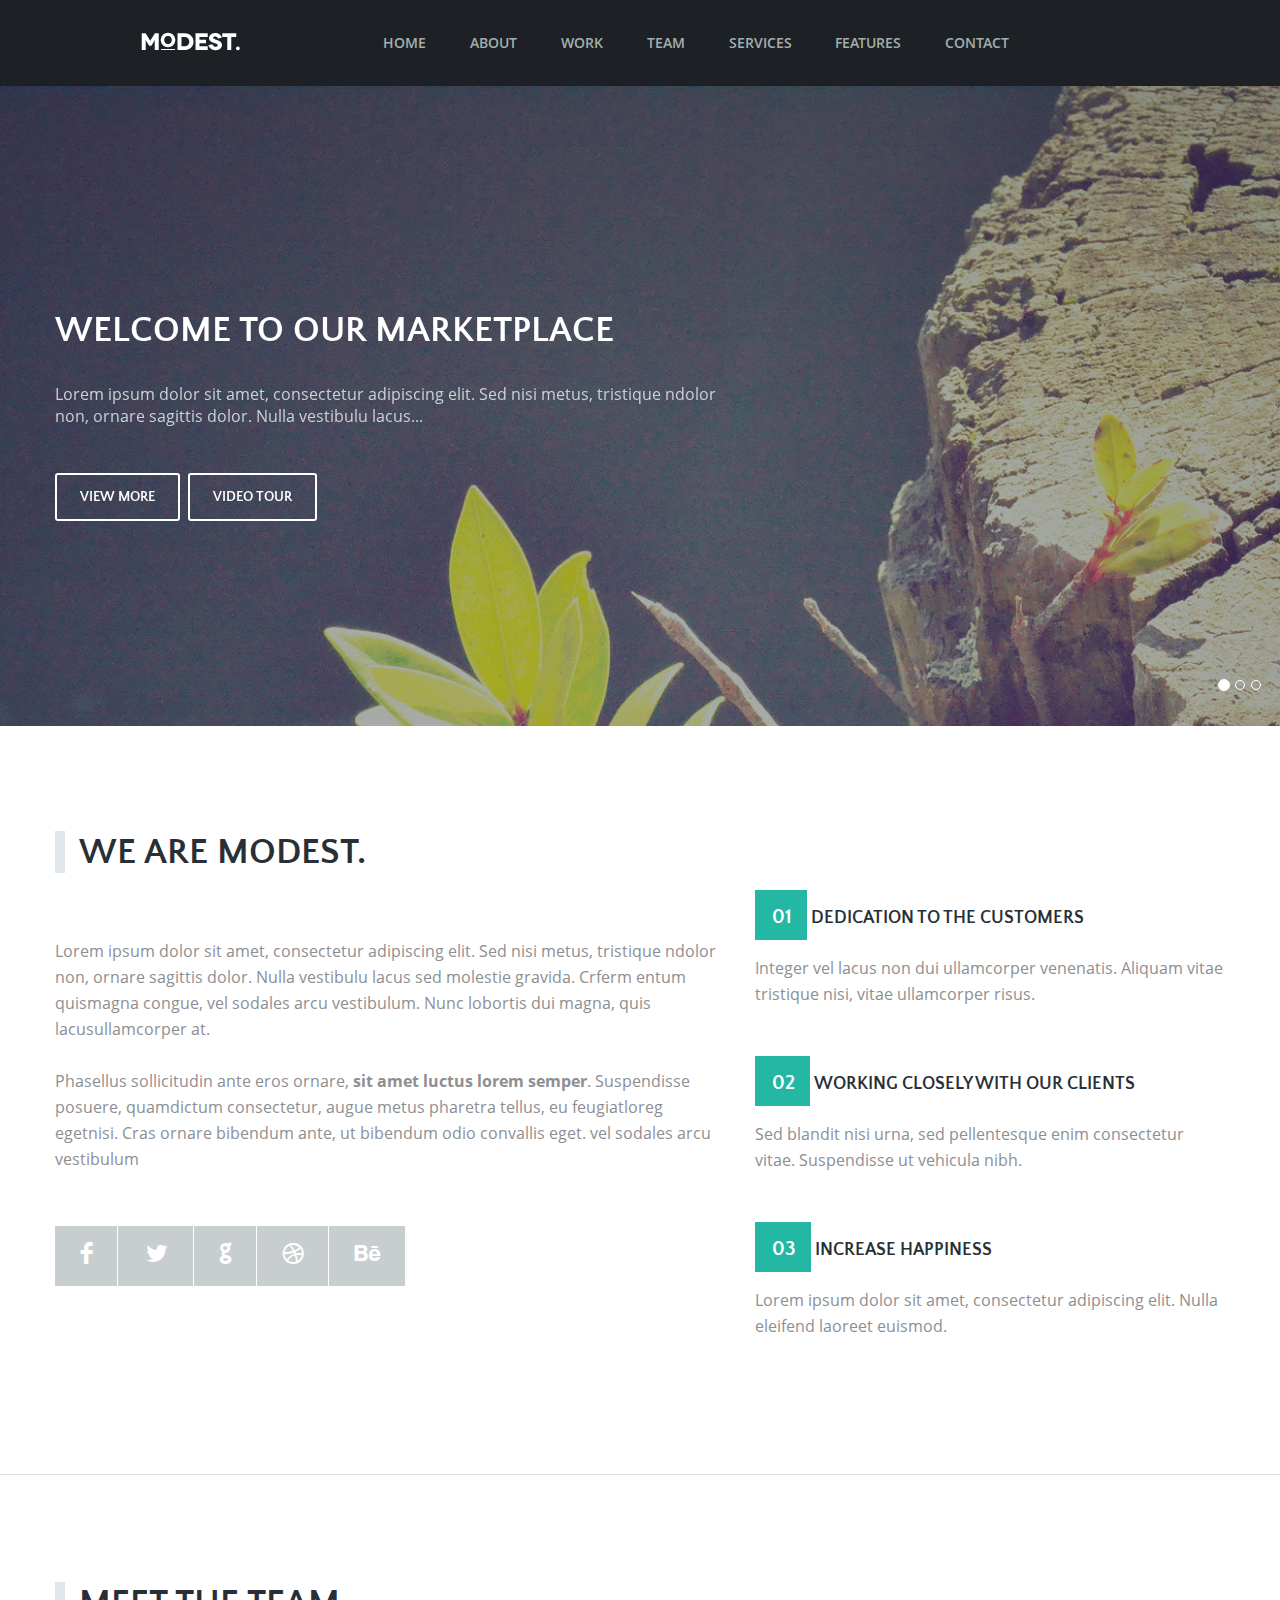
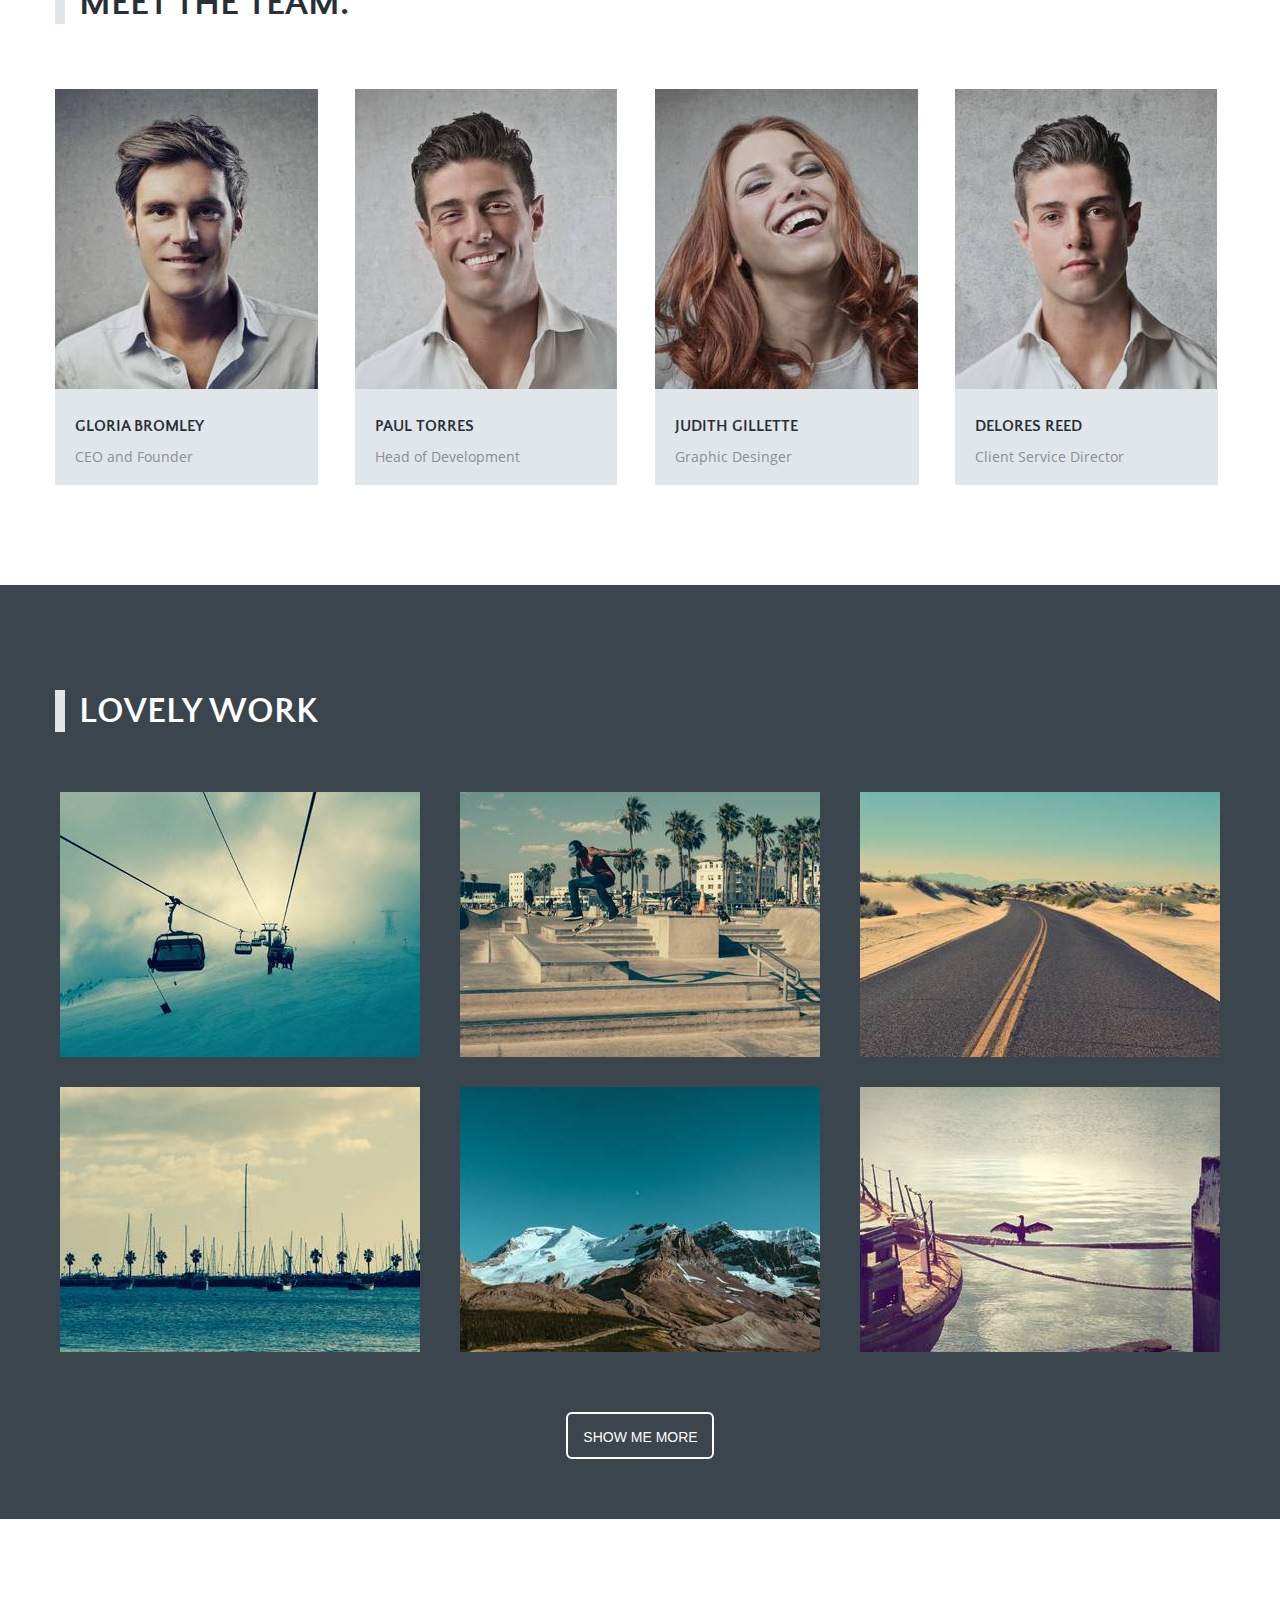
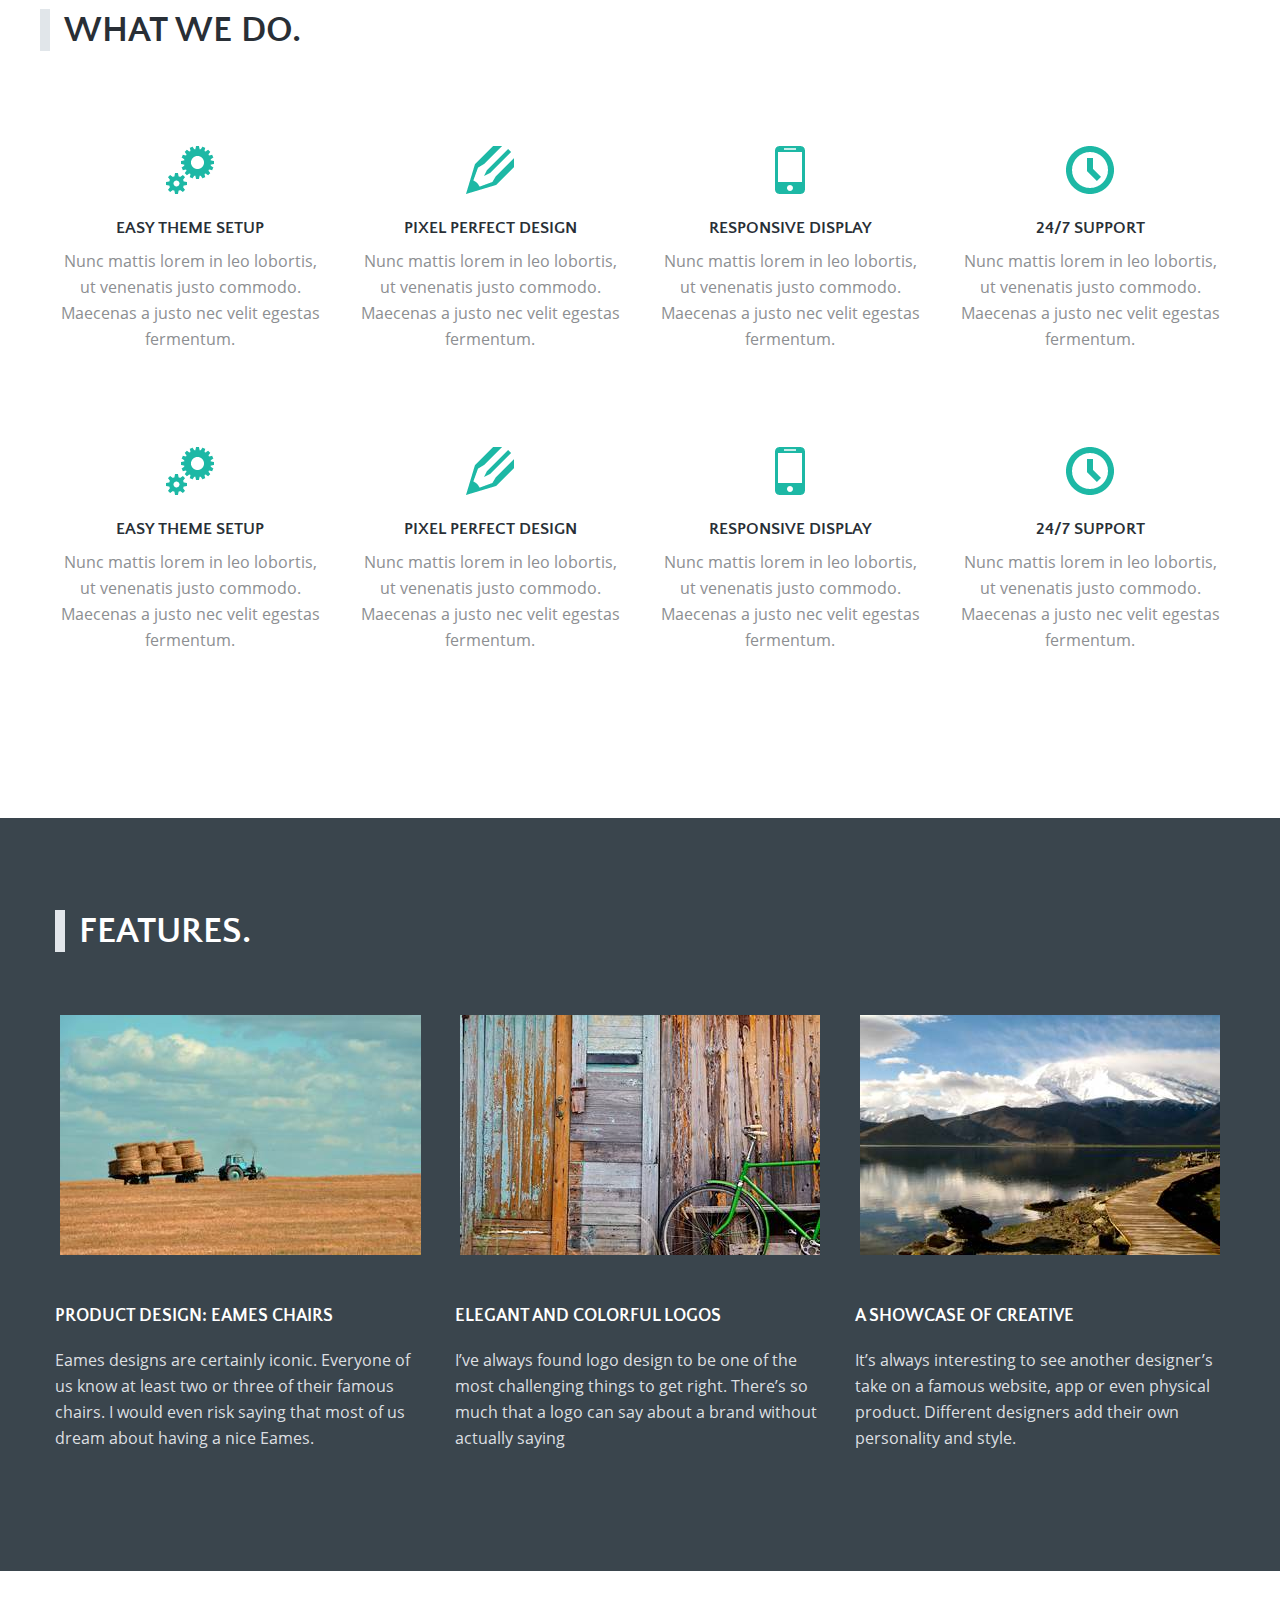
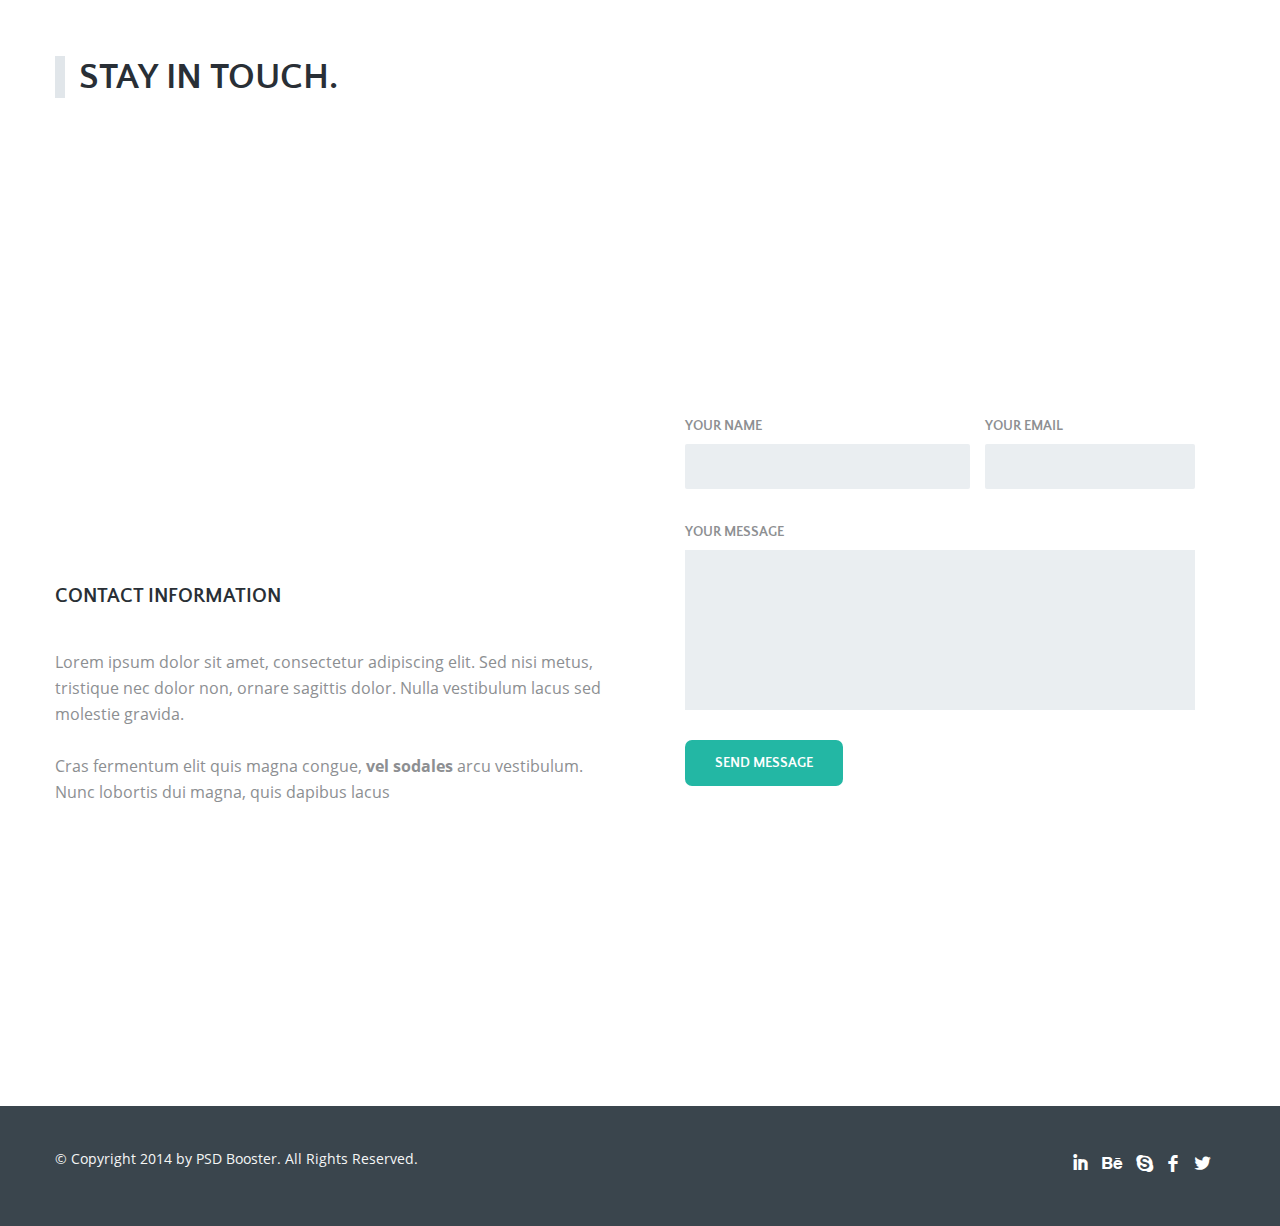
<file: index.html>
<!DOCTYPE html5>
<!--[if lt IE 7]><html lang="ru" class="lt-ie9 lt-ie8 lt-ie7"><![endif]-->
<!--[if IE 7]><html lang="ru" class="lt-ie9 lt-ie8"><![endif]-->
<!--[if IE 8]><html lang="ru" class="lt-ie9"><![endif]-->
<!--[if gt IE 8]><!-->
<html lang="en">
<!--<![endif]-->
<head>
	<meta charset="UTF-8">

	<title>Modest</title>
	<meta name="description" content="" />
	<meta http-equiv="X-UA-Compatible" content="IE=edge" />
	<meta name="viewport" content="width=device-width,	 initial-scale=1.0" />
	<link rel="stylesheet" href="sass/stylesheets/screen.css">
	<link rel="stylesheet" href="css/bootstrap/css/bootstrap.css">
	<link rel="stylesheet" href="css/fonts.css">
	<link rel="stylesheet" href="font-awesome-4.2.0/css/font-awesome.min.css">
	
</head>
<body>
	<!--[if lt IE 9]>
		<script src="libs/html5shiv/es5-shim.min.js"></script>
		<script src="libs/html5shiv/html5shiv.min.js"></script>
		<script src="libs/html5shiv/html5shiv-printshiv.min.js"></script>
		<script src="libs/respond/respond.min.js"></script>
		<![endif]-->
		<script src='javascript/jquery-1.12.1.js' type="text/javascript"></script>
		<script src='javascript/bootstrap.js' type="text/javascript"></script>
		<script src='javascript/script.js' type="text/javascript"></script>



		<div id="wrapper">
			<header>
				<div class="nav_wrap">
					<div class="container">
						<div class="row">
							<div class="logo col-xs-9 col-sm-12 col-md-3 text-center">
								<a href="#">
									<img src="images/header/modest.png" alt="logo">
								</a>
							</div>
							<label for="bar" class='fa fa-bars fa-2x dsp'></label>
							<input type="checkbox" id='bar'>
							<ul class='col-sm-12 col-md-9'>
								<li><a href="#wrapper" class='go_to'>home</a></li>
								<li><a href="#weAreModest" class='go_to'>about</a></li>
								<li><a href="#lovelyWork " class='go_to'>work</a></li>
								<li><a href="#meetTheTeam" class='go_to'>team</a></li>
								<li><a href="#WhatWeDo" class='go_to'>services</a></li>
								<li><a href="#features" class='go_to'>features</a></li>
								<li><a href="#stayInTouch" class='go_to'>contact</a></li>
							</ul>
						</div>
					</div>
				</div>
				<div class="slider-wrap clearfix">
					<div class="container">
						<div class="row">
							<div id="myCarousel" class="carousel slide" data-ride="carousel">
								<!-- Indicators -->
								<ol class="carousel-indicators">
									<li data-target="#myCarousel" data-slide-to="0" class="active"></li>
									<li data-target="#myCarousel" data-slide-to="1"></li>
									<li data-target="#myCarousel" data-slide-to="2"></li>
								</ol>

								<!-- Wrapper for slides -->
								<div class="carousel-inner" role="listbox">
									<div class="item active">
										<div class="row">
											<div class="text_block col-sm-7">
												<h2>welcome to our marketplace</h2>
												<span>Lorem ipsum dolor sit amet, consectetur adipiscing elit. Sed nisi metus, tristique ndolor non, ornare sagittis dolor. Nulla vestibulu lacus...</span>
											</div>
										</div>
										<div class="row">
											<div class="btn_container">
												<div class="view-more">
													<a href="#">view more</a>
												</div>
												<div class="video-tour">
													<a href="#">video tour</a>
												</div>
											</div>
										</div>
									</div>
									<div class="item">
										<div class="row">
											<div class="text_block col-sm-7">
												<h2>welcome to our marketplace</h2>
												<span>Lorem ipsum dolor sit amet, consectetur adipiscing elit. Sed nisi metus, tristique ndolor non, ornare sagittis dolor. Nulla vestibulu lacus...</span>
											</div>
										</div>
										<div class="row">
											<div class="btn_container">
												<div class="view-more">
													<a href="#">view more</a>
												</div>
												<div class="video-tour">
													<a href="#">video tour</a>
												</div>
											</div>
										</div>
									</div>
									<div class="item">
										<div class="row">
											<div class="text_block col-sm-7">
												<h2>welcome to our marketplace</h2>
												<span>Lorem ipsum dolor sit amet, consectetur adipiscing elit. Sed nisi metus, tristique ndolor non, ornare sagittis dolor. Nulla vestibulu lacus...</span>
											</div>
										</div>
										<div class="row">
											<div class="btn_container">
												<div class="view-more">
													<a href="#">view more</a>
												</div>
												<div class="video-tour">
													<a href="#">video tour</a>
												</div>
											</div>
										</div>
									</div>
								</div>
							</div>
						</div>
					</div>
				</div>
				
				

			</header>
		</div>
		
		<section id="weAreModest">
			<div class="wrap">
				<div class="container">
					<div class="row">
						<div class="main_text_block col-sm-7 col-md-7">
							<div class="row">
								<h3>we are modest.</h3>
								<span>
									Lorem ipsum dolor sit amet, consectetur adipiscing elit. Sed nisi metus, tristique ndolor non, ornare sagittis dolor. Nulla vestibulu lacus sed molestie gravida. Crferm entum  quismagna congue, vel sodales arcu vestibulum. Nunc lobortis dui magna, quis lacusullamcorper at. <br><br>Phasellus sollicitudin ante eros ornare, <strong>sit amet luctus lorem semper</strong>. Suspendisse posuere, quamdictum consectetur, augue metus pharetra tellus, eu feugiatloreg egetnisi. Cras ornare bibendum ante, ut bibendum odio convallis eget. vel sodales arcu vestibulum
								</span>
								<div class="row">
									<div class="links-container clearfix">
										<a href="#"><div>F</div></a>
										<a href="#"><div>L</div></a>
										<a href="#"><div>g</div></a>
										<a href="#"><div>D</div></a>
										<a href="#"><div>e</div></a>
									</div>
								</div>
							</div>
						</div>
						<div class="points col-sm-5 col-md-5">
							<div class="item clearfix">
								<div class="number">
									<span>01</span>
									<h2>Dedication to the customers</h2>
								</div>
								<div class="text_block">
									<span>Integer vel lacus non dui ullamcorper venenatis. Aliquam vitae tristique nisi, vitae ullamcorper risus. </span>
								</div>
							</div>
							<div class="item clearfix">
								<div class="number">
									<span>02</span>
									<h2>working closely with our clients</h2>
								</div>
								<div class="text_block">
									<span>Sed blandit nisi urna, sed pellentesque enim consectetur vitae. Suspendisse ut vehicula nibh.</span>
								</div>
							</div>
							<div class="item clearfix">
								<div class="number">
									<span>03</span>
									<h2>increase happiness</h2>
								</div>
								<div class="text_block">
									<span>Lorem ipsum dolor sit amet, consectetur adipiscing elit. Nulla eleifend laoreet euismod. </span>
								</div>
							</div>
						</div>
					</div>
				</div>
			</div>
		</section>

		<section id="meetTheTeam">
			<div class="wrap">
				<div class="container">
					<div class="row">
						<h3>meet the team.</h3>
					</div>
					<div class="row">
						<div class="teamMember col-md-3 col-sm-6">
							<div class="mrgn-container">
								<div class="img_container">
									<img src="images/meetTheTeam/first.jpg" class='img_responsive' alt="">
									<div class="img-cover"></div>
									<div class="links-container">
										<div>
											<a href="#">L</a>
											<a href="#">F</a>
											<a href="#">I</a>
										</div>
									</div>
								</div>
								<div class="description">
									<h5>Gloria Bromley</h5>
									<span>CEO and Founder</span>
								</div>
							</div>
						</div>
						<div class="teamMember col-md-3 col-sm-6">
							<div class="mrgn-container">
								<div class="img_container">
									<img src="images/meetTheTeam/second.jpg" class='img_responsive' alt="">
									<div class="img-cover"></div>
									<div class="links-container">
										<div>
											<a href="#">L</a>
											<a href="#">F</a>
											<a href="#">I</a>
										</div>
									</div>
								</div>
								<div class="description">
									<h5>Paul Torres</h5>
									<span>Head of Development</span>
								</div>
							</div>
						</div>
						<div class="teamMember col-md-3 col-sm-6">
							<div class="mrgn-container">
								<div class="img_container">
									<img src="images/meetTheTeam/third.jpg" class='img_responsive' alt="">
									<div class="img-cover"></div>
									<div class="links-container">
										<div>
											<a href="#">L</a>
											<a href="#">F</a>
											<a href="#">I</a>
										</div>
									</div>
								</div>
								<div class="description">
									<h5>Judith Gillette</h5>
									<span>Graphic Desinger</span>
								</div>
							</div>
						</div>
						<div class="teamMember col-md-3 col-sm-6">
							<div class="mrgn-container">
								<div class="img_container">
									<img src="images/meetTheTeam/fourth.jpg" class='img_responsive' alt="">
									<div class="img-cover"></div>
									<div class="links-container">
										<div>
											<a href="#">L</a>
											<a href="#">F</a>
											<a href="#">I</a>
										</div>
									</div>
								</div>
								<div class="description">
									<h5>Delores Reed</h5>
									<span>Client Service Director</span>
								</div>
							</div>
						</div>
					</div>
				</div>
			</div>
		</section>

		<section id="lovelyWork">
			<div class="wrap">
				<div class="container">
					<div class="row">
						<h3>lovely work</h3>
						<div class="col col-sm-4">
							<div class="img-container">
								<img src="images/lovelyWork/mach.jpg" class='img-responsive center-block' alt="">
								<div class="img-cover"></div>
								<div class="add-btn">
									<img src="images/lovelyWork/add_btn.png" alt="">
								</div>
								<div class="description">
									<h5>partnership guidlines</h5>
								</div>
							</div>
						</div>
						<div class="col col-sm-4 ">
							<div class="img-container">
								<img src="images/lovelyWork/boy.jpg" class='img-responsive center-block' alt="">
								<div class="img-cover"></div>
								<div class="add-btn">
									<img src="images/lovelyWork/add_btn.png" alt="">
								</div>
								<div class="description">
									<h5>partnership guidlines</h5>
								</div>
							</div>
						</div>
						<div class="col col-sm-4 ">
							<div class="img-container">
								<img src="images/lovelyWork/road.jpg" class='img-responsive center-block' alt="">
								<div class="img-cover"></div>
								<div class="add-btn">
									<img src="images/lovelyWork/add_btn.png" alt="">
								</div>
								<div class="description">
									<h5>partnership guidlines</h5>
								</div>
							</div>
							
						</div>
						<div class="col col-sm-4 ">
							<div class="img-container">
								<img src="images/lovelyWork/water.jpg" class='img-responsive center-block' alt="">
								<div class="img-cover"></div>
								<div class="add-btn">
									<img src="images/lovelyWork/add_btn.png" alt="">
								</div>
								<div class="description">
									<h5>partnership guidlines</h5>
								</div>
							</div>
							
						</div>
						<div class="col col-sm-4 ">
							<div class="img-container">
								<img src="images/lovelyWork/rock.jpg" class='img-responsive center-block' alt="">
								<div class="img-cover"></div>
								<div class="add-btn">
									<img src="images/lovelyWork/add_btn.png" alt="">
								</div>
								<div class="description">
									<h5>partnership guidlines</h5>
								</div>
							</div>
							
						</div>
						<div class="col col-sm-4 ">
							<div class="img-container">
								<img src="images/lovelyWork/bird.jpg" class='img-responsive center-block' alt="">
								<div class="img-cover"></div>
								<div class="add-btn">
									<img src="images/lovelyWork/add_btn.png" alt="">
								</div>
								<div class="description">
									<h5>partnership guidlines</h5>
								</div>
							</div>
						</div>
					</div>
					<div class="row text-center">
						<div class="btn-container">
							<a href="#" class='showMeMore'>
								<div class="btn">show me more</div>
							</a>
						</div>
					</div>
				</div>
			</div>
		</section>

		<section id="WhatWeDo">
			<div class="wrap">
				<div class="container">
					<div class="row">
						<h3>what we do.</h3>
						<div class="skills_container">
							<div class="skills col-sm-6 col-md-3">
								<img src="images/whatWeDo/cogs.png" class='img-responsive center-block' alt="">
								<h5>Easy theme Setup</h5>
								<span>Nunc mattis lorem in leo lobortis, ut venenatis justo commodo. Maecenas a justo nec velit egestas fermentum.</span>
							</div>
							<div class="skills col-sm-6 col-md-3">
								<img src="images/whatWeDo/pencil.png" class='img-responsive center-block' alt="">
								<h5>pixel perfect design</h5>
								<span>Nunc mattis lorem in leo lobortis, ut venenatis justo commodo. Maecenas a justo nec velit egestas fermentum.</span>
							</div>
							<div class="skills col-sm-6 col-md-3">
								<img src="images/whatWeDo/mobile.png" class='img-responsive center-block' alt="">
								<h5>responsive display</h5>
								<span>Nunc mattis lorem in leo lobortis, ut venenatis justo commodo. Maecenas a justo nec velit egestas fermentum.</span>
							</div>
							<div class="skills col-sm-6 col-md-3">
								<img src="images/whatWeDo/clock.png" class='img-responsive center-block' alt="">
								<h5>24/7 support</h5>
								<span>Nunc mattis lorem in leo lobortis, ut venenatis justo commodo. Maecenas a justo nec velit egestas fermentum.</span>
							</div>
							<div class="skills col-sm-6 col-md-3">
								<img src="images/whatWeDo/cogs.png" class='img-responsive center-block' alt="">
								<h5>Easy theme Setup</h5>
								<span>Nunc mattis lorem in leo lobortis, ut venenatis justo commodo. Maecenas a justo nec velit egestas fermentum.</span>
							</div>
							<div class="skills col-sm-6 col-md-3">
								<img src="images/whatWeDo/pencil.png" class='img-responsive center-block' alt="">
								<h5>pixel perfect design</h5>
								<span>Nunc mattis lorem in leo lobortis, ut venenatis justo commodo. Maecenas a justo nec velit egestas fermentum.</span>
							</div>
							<div class="skills col-sm-6 col-md-3">
								<img src="images/whatWeDo/mobile.png" class='img-responsive center-block' alt="">
								<h5>responsive display</h5>
								<span>Nunc mattis lorem in leo lobortis, ut venenatis justo commodo. Maecenas a justo nec velit egestas fermentum.</span>
							</div>
							<div class="skills col-sm-6 col-md-3">
								<img src="images/whatWeDo/clock.png" class='img-responsive center-block' alt="">
								<h5>24/7 support</h5>
								<span>Nunc mattis lorem in leo lobortis, ut venenatis justo commodo. Maecenas a justo nec velit egestas fermentum.</span>
							</div>
						</div>
					</div>
				</div>
			</div>
		</section>

		<section id="features">
			<div class="wrap">
				<div class="container">
					<div class="row">
						<h3>Features.</h3>
						<div class="features_container">
							<div class="features col-sm-4">
								<img src="images/features/field.jpg" class='img-responsive center-block' alt="">
								<h5>Product Design: Eames Chairs</h5>
								<span>Eames designs are certainly iconic. Everyone of us know at least two or three of their famous chairs. I would even risk saying that most of us dream about having a nice Eames.</span>
							</div>
							<div class="features col-sm-4">
								<img src="images/features/bicycle.jpg" class='img-responsive center-block' alt="">
								<h5>Elegant and Colorful Logos</h5>
								<span>I’ve always found logo design to be one of the most challenging things to get right. There’s so much that a logo can say about a brand without actually saying <it class=""></it></span>
							</div>
							<div class="features col-sm-4">
								<img src="images/features/water.jpg" class='img-responsive center-block' alt="">
								<h5>A Showcase of Creative</h5>
								<span>It’s always interesting to see another designer’s take on a famous website, app or even physical product. Different designers add their own personality and style.</span>
							</div>
						</div>
					</div>
				</div>
			</div>
		</section>

		<section id="stayInTouch">
			<div class="wrap">
				<div class="container">
					<div class="row">
						<h3>stay in touch.</h3>
					</div>
				</div>
				
				<div class="map-container">
					<iframe src="https://www.google.com/maps/embed?pb=!1m18!1m12!1m3!1d49411.28883867298!2d72.54467614585852!3d23.004818295039982!2m3!1f0!2f0!3f0!3m2!1i1024!2i768!4f13.1!3m3!1m2!1s0x395e848aba5bd449%3A0x4fcedd11614f6516!2z0JDRhdC80LXQtNCw0LHQsNC0LCDQk9GD0LTQttCw0YDQsNGCLCDQmNC90LTQuNGP!5e0!3m2!1sru!2sua!4v1479840273985" width="100%" height="350" frameborder="0" style="border:0" allowfullscreen></iframe>
				</div>
				
				<div class="container">
					<div class="row">
						<div class="contact_us">
							<div class="contact_information col-sm-6">
								<h5>contact information</h5>
								<span>Lorem ipsum dolor sit amet, consectetur adipiscing elit. Sed nisi metus, tristique nec dolor non, ornare sagittis dolor. Nulla vestibulum lacus sed molestie gravida. <br><br> Cras fermentum elit quis magna congue, <strong> vel sodales </strong> arcu vestibulum. Nunc lobortis dui magna, quis dapibus lacus </span>
							</div>
							<div class="message_sender col-sm-6">
								<form action="">
									<div class="name-container col-sm-7">
										<label for="name">your name</label><br>
										<input type="text" name='name' id='name' placeholder=''>
									</div>
									<div class="email-container col-sm-5">
										<label for="email">your email</label><br>
										<input type="text" name='email' id='email' placeholder=''>
									</div>
									<div class="message-container col-sm-12">
										<label for="message">your message</label>
										<textarea name="message" id="message"></textarea>
									</div>

									<button class='btn-sender'>send message</button>
								</form>
							</div>
						</div>
					</div>
				</div>
			</div>
		</section>

		<footer>
			<div class="wrap">
				<div class="container">
					<div class="row">
						<div class="copy-text col-sm-6 col-md-6">
							<span>© Copyright 2014 by PSD Booster. All Rights Reserved.</span>
						</div>
						<div class="links-container col-sm-6 col-md-6">
							<a href="#"><span>L</span></a>
							<a href="#"><span>F</span></a>
							<a href="#"><span>H</span></a>
							<a href="#"><span>E</span></a>
							<a href="#"><span>I</span></a>
						</div>
					</div>
				</div>
			</div>
		</footer>

	</body>
	</html>
</file>
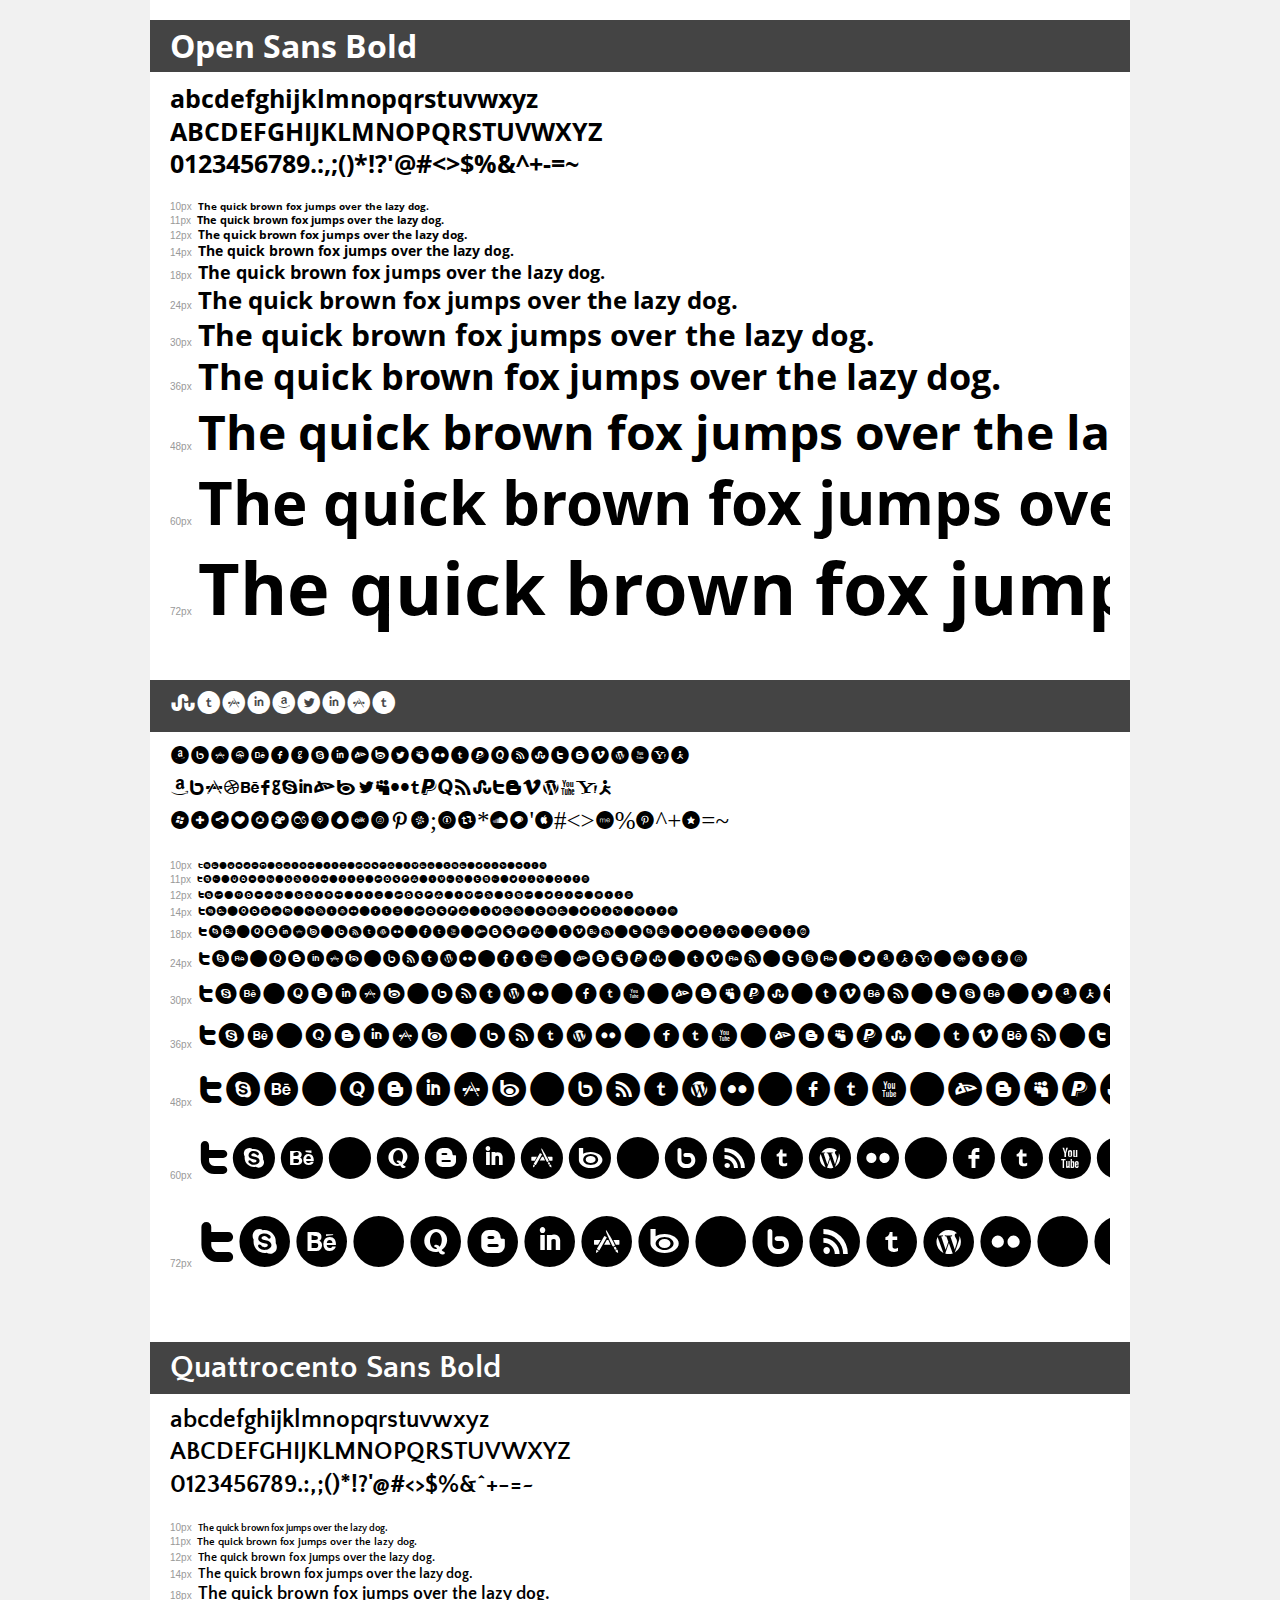
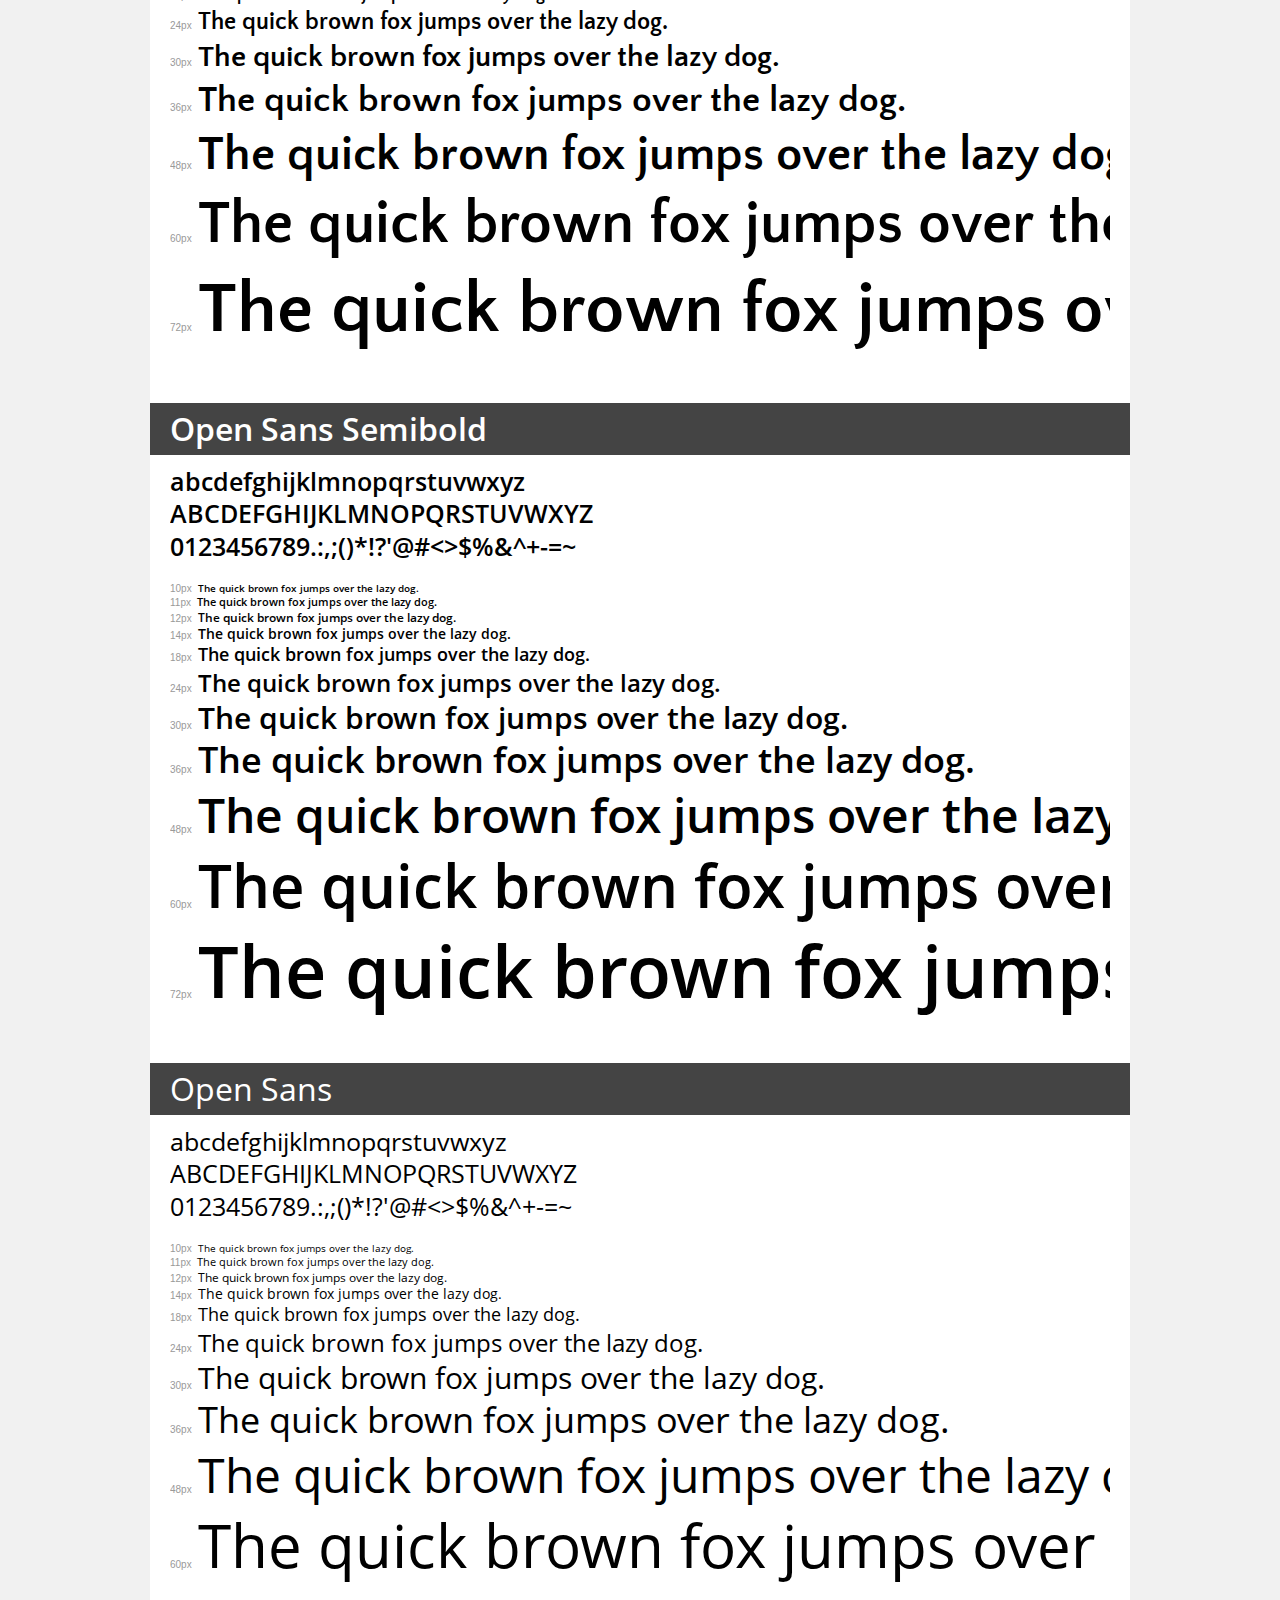
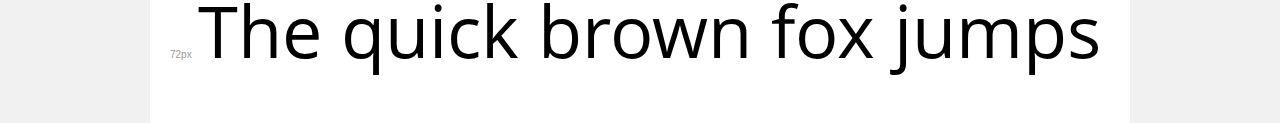
<file: fonts/generated/demo.html>
<!DOCTYPE html>
<html>
<head>
	<meta charset="utf-8">
	<title>Transfonter demo</title>
	<link href="stylesheet.css" rel="stylesheet">
	<style>
		/*
		http://meyerweb.com/eric/tools/css/reset/
		v2.0 | 20110126
		License: none (public domain)
		*/
		html, body, div, span, applet, object, iframe,
		h1, h2, h3, h4, h5, h6, p, blockquote, pre,
		a, abbr, acronym, address, big, cite, code,
		del, dfn, em, img, ins, kbd, q, s, samp,
		small, strike, strong, sub, sup, tt, var,
		b, u, i, center,
		dl, dt, dd, ol, ul, li,
		fieldset, form, label, legend,
		table, caption, tbody, tfoot, thead, tr, th, td,
		article, aside, canvas, details, embed,
		figure, figcaption, footer, header, hgroup,
		menu, nav, output, ruby, section, summary,
		time, mark, audio, video {
			margin: 0;
			padding: 0;
			border: 0;
			font-size: 100%;
			font: inherit;
			vertical-align: baseline;
		}
		/* HTML5 display-role reset for older browsers */
		article, aside, details, figcaption, figure,
		footer, header, hgroup, menu, nav, section {
			display: block;
		}
		body {
			line-height: 1;
		}
		ol, ul {
			list-style: none;
		}
		blockquote, q {
			quotes: none;
		}
		blockquote:before, blockquote:after,
		q:before, q:after {
			content: '';
			content: none;
		}
		table {
			border-collapse: collapse;
			border-spacing: 0;
		}
		/* common styles */
		body {
			background: #f1f1f1;
			color: #000;
		}
		.page {
			background: #fff;
			width: 940px;
			margin: 0 auto;
			padding: 20px 20px 0 20px;
			overflow: hidden;
		}
		.font-container {
			overflow-x: auto;
			overflow-y: hidden;
			margin-bottom: 40px;
			line-height: 1.3;
			white-space: nowrap;
			padding-bottom: 5px;
		}
		h1 {
			position: relative;
			background: #444;
			font-size: 32px;
			color: #fff;
			padding: 10px 20px;
			margin: 0 -20px 10px -20px;
		}
		.letters {
			font-size: 25px;
			margin-bottom: 20px;
		}
		.s10:before {
			content: '10px';
		}
		.s11:before {
			content: '11px';
		}
		.s12:before {
			content: '12px';
		}
		.s14:before {
			content: '14px';
		}
		.s18:before {
			content: '18px';
		}
		.s24:before {
			content: '24px';
		}
		.s30:before {
			content: '30px';
		}
		.s36:before {
			content: '36px';
		}
		.s48:before {
			content: '48px';
		}
		.s60:before {
			content: '60px';
		}
		.s72:before {
			content: '72px';
		}
		.s10:before, .s11:before, .s12:before, .s14:before,
		.s18:before, .s24:before, .s30:before, .s36:before,
		.s48:before, .s60:before, .s72:before {
			font-family: Arial, sans-serif;
			font-size: 10px;
			font-weight: normal;
			font-style: normal;
			color: #999;
			padding-right: 6px;
		}
		/* fonts demo styles */
		.demo-0 {
			font-family: 'Open Sans';
			font-weight: bold;
			font-style: normal;
		}
		.demo-1 {
			font-family: 'Socialico';
			font-weight: normal;
			font-style: normal;
		}
		.demo-2 {
			font-family: 'Quattrocento Sans';
			font-weight: bold;
			font-style: normal;
		}
		.demo-3 {
			font-family: 'Open Sans';
			font-weight: 600;
			font-style: normal;
		}
		.demo-4 {
			font-family: 'Open Sans';
			font-weight: normal;
			font-style: normal;
		}
	</style>
</head>
<body>
<div class="page">
	<div class="demo-0">
		<h1>Open Sans Bold</h1>
		<div class="font-container">
			<p class="letters">
				abcdefghijklmnopqrstuvwxyz <br />
				ABCDEFGHIJKLMNOPQRSTUVWXYZ <br />				0123456789.:,;()*!?'@#<>$%&^+-=~
			</p>
			<p class="s10" style="font-size: 10px;">The quick brown fox jumps over the lazy dog.</p>
			<p class="s11" style="font-size: 11px;">The quick brown fox jumps over the lazy dog.</p>
			<p class="s12" style="font-size: 12px;">The quick brown fox jumps over the lazy dog.</p>
			<p class="s14" style="font-size: 14px;">The quick brown fox jumps over the lazy dog.</p>
			<p class="s18" style="font-size: 18px;">The quick brown fox jumps over the lazy dog.</p>
			<p class="s24" style="font-size: 24px;">The quick brown fox jumps over the lazy dog.</p>
			<p class="s30" style="font-size: 30px;">The quick brown fox jumps over the lazy dog.</p>
			<p class="s36" style="font-size: 36px;">The quick brown fox jumps over the lazy dog.</p>
			<p class="s48" style="font-size: 48px;">The quick brown fox jumps over the lazy dog.</p>
			<p class="s60" style="font-size: 60px;">The quick brown fox jumps over the lazy dog.</p>
			<p class="s72" style="font-size: 72px;">The quick brown fox jumps over the lazy dog.</p>
		</div>
	</div>
	<div class="demo-1">
		<h1>Socialico</h1>
		<div class="font-container">
			<p class="letters">
				abcdefghijklmnopqrstuvwxyz <br />
				ABCDEFGHIJKLMNOPQRSTUVWXYZ <br />				0123456789.:,;()*!?'@#<>$%&^+-=~
			</p>
			<p class="s10" style="font-size: 10px;">The quick brown fox jumps over the lazy dog.</p>
			<p class="s11" style="font-size: 11px;">The quick brown fox jumps over the lazy dog.</p>
			<p class="s12" style="font-size: 12px;">The quick brown fox jumps over the lazy dog.</p>
			<p class="s14" style="font-size: 14px;">The quick brown fox jumps over the lazy dog.</p>
			<p class="s18" style="font-size: 18px;">The quick brown fox jumps over the lazy dog.</p>
			<p class="s24" style="font-size: 24px;">The quick brown fox jumps over the lazy dog.</p>
			<p class="s30" style="font-size: 30px;">The quick brown fox jumps over the lazy dog.</p>
			<p class="s36" style="font-size: 36px;">The quick brown fox jumps over the lazy dog.</p>
			<p class="s48" style="font-size: 48px;">The quick brown fox jumps over the lazy dog.</p>
			<p class="s60" style="font-size: 60px;">The quick brown fox jumps over the lazy dog.</p>
			<p class="s72" style="font-size: 72px;">The quick brown fox jumps over the lazy dog.</p>
		</div>
	</div>
	<div class="demo-2">
		<h1>Quattrocento Sans Bold</h1>
		<div class="font-container">
			<p class="letters">
				abcdefghijklmnopqrstuvwxyz <br />
				ABCDEFGHIJKLMNOPQRSTUVWXYZ <br />				0123456789.:,;()*!?'@#<>$%&^+-=~
			</p>
			<p class="s10" style="font-size: 10px;">The quick brown fox jumps over the lazy dog.</p>
			<p class="s11" style="font-size: 11px;">The quick brown fox jumps over the lazy dog.</p>
			<p class="s12" style="font-size: 12px;">The quick brown fox jumps over the lazy dog.</p>
			<p class="s14" style="font-size: 14px;">The quick brown fox jumps over the lazy dog.</p>
			<p class="s18" style="font-size: 18px;">The quick brown fox jumps over the lazy dog.</p>
			<p class="s24" style="font-size: 24px;">The quick brown fox jumps over the lazy dog.</p>
			<p class="s30" style="font-size: 30px;">The quick brown fox jumps over the lazy dog.</p>
			<p class="s36" style="font-size: 36px;">The quick brown fox jumps over the lazy dog.</p>
			<p class="s48" style="font-size: 48px;">The quick brown fox jumps over the lazy dog.</p>
			<p class="s60" style="font-size: 60px;">The quick brown fox jumps over the lazy dog.</p>
			<p class="s72" style="font-size: 72px;">The quick brown fox jumps over the lazy dog.</p>
		</div>
	</div>
	<div class="demo-3">
		<h1>Open Sans Semibold</h1>
		<div class="font-container">
			<p class="letters">
				abcdefghijklmnopqrstuvwxyz <br />
				ABCDEFGHIJKLMNOPQRSTUVWXYZ <br />				0123456789.:,;()*!?'@#<>$%&^+-=~
			</p>
			<p class="s10" style="font-size: 10px;">The quick brown fox jumps over the lazy dog.</p>
			<p class="s11" style="font-size: 11px;">The quick brown fox jumps over the lazy dog.</p>
			<p class="s12" style="font-size: 12px;">The quick brown fox jumps over the lazy dog.</p>
			<p class="s14" style="font-size: 14px;">The quick brown fox jumps over the lazy dog.</p>
			<p class="s18" style="font-size: 18px;">The quick brown fox jumps over the lazy dog.</p>
			<p class="s24" style="font-size: 24px;">The quick brown fox jumps over the lazy dog.</p>
			<p class="s30" style="font-size: 30px;">The quick brown fox jumps over the lazy dog.</p>
			<p class="s36" style="font-size: 36px;">The quick brown fox jumps over the lazy dog.</p>
			<p class="s48" style="font-size: 48px;">The quick brown fox jumps over the lazy dog.</p>
			<p class="s60" style="font-size: 60px;">The quick brown fox jumps over the lazy dog.</p>
			<p class="s72" style="font-size: 72px;">The quick brown fox jumps over the lazy dog.</p>
		</div>
	</div>
	<div class="demo-4">
		<h1>Open Sans</h1>
		<div class="font-container">
			<p class="letters">
				abcdefghijklmnopqrstuvwxyz <br />
				ABCDEFGHIJKLMNOPQRSTUVWXYZ <br />				0123456789.:,;()*!?'@#<>$%&^+-=~
			</p>
			<p class="s10" style="font-size: 10px;">The quick brown fox jumps over the lazy dog.</p>
			<p class="s11" style="font-size: 11px;">The quick brown fox jumps over the lazy dog.</p>
			<p class="s12" style="font-size: 12px;">The quick brown fox jumps over the lazy dog.</p>
			<p class="s14" style="font-size: 14px;">The quick brown fox jumps over the lazy dog.</p>
			<p class="s18" style="font-size: 18px;">The quick brown fox jumps over the lazy dog.</p>
			<p class="s24" style="font-size: 24px;">The quick brown fox jumps over the lazy dog.</p>
			<p class="s30" style="font-size: 30px;">The quick brown fox jumps over the lazy dog.</p>
			<p class="s36" style="font-size: 36px;">The quick brown fox jumps over the lazy dog.</p>
			<p class="s48" style="font-size: 48px;">The quick brown fox jumps over the lazy dog.</p>
			<p class="s60" style="font-size: 60px;">The quick brown fox jumps over the lazy dog.</p>
			<p class="s72" style="font-size: 72px;">The quick brown fox jumps over the lazy dog.</p>
		</div>
	</div>
</div>
</body>
</html>
</file>
<file: sass/stylesheets/screen.css>
/* Welcome to Compass.
 * In this file you should write your main styles. (or centralize your imports)
 * Import this file using the following HTML or equivalent:
 * <link href="/stylesheets/screen.css" media="screen, projection" rel="stylesheet" type="text/css" /> */
/* line 5, C:/Ruby23-x64/lib/ruby/gems/2.3.0/gems/compass-core-1.0.3/stylesheets/compass/reset/_utilities.scss */
html, body, div, span, applet, object, iframe,
h1, h2, h3, h4, h5, h6, p, blockquote, pre,
a, abbr, acronym, address, big, cite, code,
del, dfn, em, img, ins, kbd, q, s, samp,
small, strike, strong, sub, sup, tt, var,
b, u, i, center,
dl, dt, dd, ol, ul, li,
fieldset, form, label, legend,
table, caption, tbody, tfoot, thead, tr, th, td,
article, aside, canvas, details, embed,
figure, figcaption, footer, header, hgroup,
menu, nav, output, ruby, section, summary,
time, mark, audio, video {
  margin: 0;
  padding: 0;
  border: 0;
  font: inherit;
  font-size: 100%;
  vertical-align: baseline;
}

/* line 22, C:/Ruby23-x64/lib/ruby/gems/2.3.0/gems/compass-core-1.0.3/stylesheets/compass/reset/_utilities.scss */
html {
  line-height: 1;
}

/* line 24, C:/Ruby23-x64/lib/ruby/gems/2.3.0/gems/compass-core-1.0.3/stylesheets/compass/reset/_utilities.scss */
ol, ul {
  list-style: none;
}

/* line 26, C:/Ruby23-x64/lib/ruby/gems/2.3.0/gems/compass-core-1.0.3/stylesheets/compass/reset/_utilities.scss */
table {
  border-collapse: collapse;
  border-spacing: 0;
}

/* line 28, C:/Ruby23-x64/lib/ruby/gems/2.3.0/gems/compass-core-1.0.3/stylesheets/compass/reset/_utilities.scss */
caption, th, td {
  text-align: left;
  font-weight: normal;
  vertical-align: middle;
}

/* line 30, C:/Ruby23-x64/lib/ruby/gems/2.3.0/gems/compass-core-1.0.3/stylesheets/compass/reset/_utilities.scss */
q, blockquote {
  quotes: none;
}
/* line 103, C:/Ruby23-x64/lib/ruby/gems/2.3.0/gems/compass-core-1.0.3/stylesheets/compass/reset/_utilities.scss */
q:before, q:after, blockquote:before, blockquote:after {
  content: "";
  content: none;
}

/* line 32, C:/Ruby23-x64/lib/ruby/gems/2.3.0/gems/compass-core-1.0.3/stylesheets/compass/reset/_utilities.scss */
a img {
  border: none;
}

/* line 116, C:/Ruby23-x64/lib/ruby/gems/2.3.0/gems/compass-core-1.0.3/stylesheets/compass/reset/_utilities.scss */
article, aside, details, figcaption, figure, footer, header, hgroup, main, menu, nav, section, summary {
  display: block;
}

/* line 12, ../sass/screen.scss */
header .slider-wrap #myCarousel .carousel-inner .item span, section#weAreModest .wrap .main_text_block span, section#weAreModest .wrap .points .item .text_block span, section#meetTheTeam .wrap .teamMember .description span, section#WhatWeDo .wrap .skills_container .skills span, section#features .wrap .features_container .features span, section#stayInTouch .wrap .contact_us .contact_information span, footer .wrap .copy-text span {
  font-family: 'Open Sans';
  font-weight: normal;
  font-style: normal;
}

/* line 22, ../sass/screen.scss */
header .nav_wrap ul li a {
  font-family: 'Open Sans';
  font-weight: 600;
  font-style: normal;
}

/* line 27, ../sass/screen.scss */
section#weAreModest .wrap .main_text_block .links-container a div, section#meetTheTeam .wrap .teamMember .mrgn-container .img_container .links-container div a, footer .wrap .links-container a span {
  font-family: 'Socialico';
  font-weight: normal;
  font-style: normal;
}

/* line 32, ../sass/screen.scss */
body h3, header .slider-wrap #myCarousel .carousel-inner .item h2, header .slider-wrap #myCarousel .carousel-inner .item .btn_container .view-more a, header .slider-wrap #myCarousel .carousel-inner .item .btn_container .video-tour a, section#weAreModest .wrap .points .item .number span, section#weAreModest .wrap .points .item .number h2, section#meetTheTeam .wrap .teamMember .description h5, section#lovelyWork .wrap .col .img-container .description h5, section#WhatWeDo .wrap .skills_container .skills h5, section#features .wrap .features_container .features h5, section#stayInTouch .wrap .contact_us .contact_information h5, section#stayInTouch .wrap .contact_us .message_sender label, section#stayInTouch .wrap .contact_us .message_sender .btn-sender {
  font-family: 'Quattrocento Sans';
  font-weight: bold;
  font-style: normal;
}

/* line 38, ../sass/screen.scss */
body {
  margin: 0px;
  padding: 0px;
  font-size: 16px;
}
/* line 42, ../sass/screen.scss */
body h3 {
  font-size: 36px;
  line-height: 42px;
  color: #292f36;
  text-transform: uppercase;
  border-left: 10px solid #e1e6ea;
  padding-left: 14px;
}
/* line 51, ../sass/screen.scss */
body .img_responsive {
  max-width: 100%;
  height: auto;
  display: block;
}
/* line 56, ../sass/screen.scss */
body .fixed {
  position: fixed;
  z-index: 9999999999;
}

/* line 65, ../sass/screen.scss */
header .nav_wrap {
  background: #1d2126;
  padding: 25px 0px 25px;
  width: 100%;
}
/* line 69, ../sass/screen.scss */
header .nav_wrap .logo {
  padding: 7px;
}
/* line 72, ../sass/screen.scss */
header .nav_wrap .dsp {
  display: none;
}
/* line 75, ../sass/screen.scss */
header .nav_wrap input[type="checkbox"] {
  position: absolute;
  display: none;
}
/* line 79, ../sass/screen.scss */
header .nav_wrap ul {
  vertical-align: middle;
  list-style: none;
  margin: 0px;
}
/* line 83, ../sass/screen.scss */
header .nav_wrap ul li {
  display: inline-block;
  margin-left: 16px;
  border: 2px solid transparent;
}
/* line 87, ../sass/screen.scss */
header .nav_wrap ul li:hover {
  border: 2px solid #5b6168;
  border-radius: 2px;
}
/* line 91, ../sass/screen.scss */
header .nav_wrap ul li a {
  display: inline-block;
  padding: 6px 10px;
  text-transform: uppercase;
  text-decoration: none;
  font-size: 14px;
  color: #a4aead;
}
/* line 103, ../sass/screen.scss */
header .slider-wrap {
  background: url("../../images/header/background.jpg") no-repeat center center;
  background-size: cover;
  padding: 205px 0px 0px 0px;
}
/* line 107, ../sass/screen.scss */
header .slider-wrap #myCarousel {
  padding-bottom: 205px;
}
/* line 109, ../sass/screen.scss */
header .slider-wrap #myCarousel .carousel-indicators {
  position: absolute;
  left: 100%;
  bottom: 20px;
}
/* line 116, ../sass/screen.scss */
header .slider-wrap #myCarousel .carousel-inner .item h2 {
  font-size: 36px;
  color: #fff;
  text-transform: uppercase;
  margin-bottom: 32px;
}
/* line 123, ../sass/screen.scss */
header .slider-wrap #myCarousel .carousel-inner .item span {
  font-size: 16px;
  color: #ccd0d7;
}
/* line 128, ../sass/screen.scss */
header .slider-wrap #myCarousel .carousel-inner .item .btn_container {
  margin-top: 45px;
  padding: 0px 15px;
}
/* line 131, ../sass/screen.scss */
header .slider-wrap #myCarousel .carousel-inner .item .btn_container .view-more, header .slider-wrap #myCarousel .carousel-inner .item .btn_container .video-tour {
  display: inline-block;
  margin-right: 4px;
}
/* line 134, ../sass/screen.scss */
header .slider-wrap #myCarousel .carousel-inner .item .btn_container .view-more a, header .slider-wrap #myCarousel .carousel-inner .item .btn_container .video-tour a {
  display: inline-block;
  font-size: 14px;
  color: #fff;
  text-transform: uppercase;
  text-decoration: none;
  border: 2px solid #fff;
  padding: 12px 23px;
  border-radius: 3px;
  -webkit-border-radius: 3px;
  -moz-border-radius: 3px;
}
/* line 144, ../sass/screen.scss */
header .slider-wrap #myCarousel .carousel-inner .item .btn_container .view-more a:hover, header .slider-wrap #myCarousel .carousel-inner .item .btn_container .video-tour a:hover {
  background: #23b7a4;
  border: 2px solid transparent;
}
/* line 150, ../sass/screen.scss */
header .slider-wrap #myCarousel .carousel-inner .item .btn_container:after {
  clear: both;
  display: table;
  content: '';
}

/* line 167, ../sass/screen.scss */
section#weAreModest .wrap {
  padding: 85px 0px 100px;
  border-bottom: 1px solid #dde1e4;
}
/* line 171, ../sass/screen.scss */
section#weAreModest .wrap .main_text_block h3 {
  margin-bottom: 65px;
}
/* line 174, ../sass/screen.scss */
section#weAreModest .wrap .main_text_block span {
  font-size: 16px;
  line-height: 26px;
  color: #8d8f92;
}
/* line 180, ../sass/screen.scss */
section#weAreModest .wrap .main_text_block .links-container {
  margin-top: 54px;
}
/* line 182, ../sass/screen.scss */
section#weAreModest .wrap .main_text_block .links-container a {
  text-decoration: none;
  display: inline-block;
  float: left;
  margin-right: 1px;
}
/* line 187, ../sass/screen.scss */
section#weAreModest .wrap .main_text_block .links-container a div {
  display: inline-block;
  padding: 10px 23px 8px 24px;
  background-color: #c8cdd0;
  font-size: 36px;
  line-height: 42px;
  color: #fff;
  text-transform: uppercase;
}
/* line 196, ../sass/screen.scss */
section#weAreModest .wrap .main_text_block .links-container a div:hover {
  background-color: #d0d5d9;
}
/* line 203, ../sass/screen.scss */
section#weAreModest .wrap .points {
  margin-top: 65px;
}
/* line 205, ../sass/screen.scss */
section#weAreModest .wrap .points .item {
  margin-bottom: 35px;
}
/* line 207, ../sass/screen.scss */
section#weAreModest .wrap .points .item .number {
  float: left;
  margin-bottom: 15px;
}
/* line 210, ../sass/screen.scss */
section#weAreModest .wrap .points .item .number span {
  display: inline-block;
  font-size: 20px;
  margin-top: 14px;
  line-height: 42px;
  color: #fff;
  padding: 6px 15px 2px 17px;
  background: #23b7a4;
  text-transform: uppercase;
}
/* line 221, ../sass/screen.scss */
section#weAreModest .wrap .points .item .number h2 {
  display: inline;
  margin: 0px;
  font-size: 18px;
  line-height: 42px;
  color: #292f36;
  text-transform: uppercase;
}
/* line 231, ../sass/screen.scss */
section#weAreModest .wrap .points .item .text_block {
  float: left;
}
/* line 233, ../sass/screen.scss */
section#weAreModest .wrap .points .item .text_block span {
  font-size: 16px;
  line-height: 26px;
  color: #8d8f92;
}

/* line 250, ../sass/screen.scss */
section#meetTheTeam .wrap {
  margin: 87px 0px 100px;
}
/* line 252, ../sass/screen.scss */
section#meetTheTeam .wrap h3 {
  margin-left: 15px;
  margin-bottom: 65px;
}
/* line 260, ../sass/screen.scss */
section#meetTheTeam .wrap .teamMember .mrgn-container {
  display: inline-block;
}
/* line 262, ../sass/screen.scss */
section#meetTheTeam .wrap .teamMember .mrgn-container .img_container {
  position: relative;
  margin: 0px auto;
}
/* line 265, ../sass/screen.scss */
section#meetTheTeam .wrap .teamMember .mrgn-container .img_container .img-cover {
  position: absolute;
  width: 100%;
  height: 100%;
  top: 0px;
  left: 0px;
}
/* line 272, ../sass/screen.scss */
section#meetTheTeam .wrap .teamMember .mrgn-container .img_container .links-container {
  position: absolute;
  width: 156px;
}
/* line 275, ../sass/screen.scss */
section#meetTheTeam .wrap .teamMember .mrgn-container .img_container .links-container div {
  position: relative;
  display: none;
}
/* line 278, ../sass/screen.scss */
section#meetTheTeam .wrap .teamMember .mrgn-container .img_container .links-container div a {
  font-size: 28px;
  line-height: 13px;
  text-decoration: none;
  display: inline-block;
  float: left;
  margin-right: 1px;
  background-color: #3a454d;
}
/* line 287, ../sass/screen.scss */
section#meetTheTeam .wrap .teamMember .mrgn-container .img_container .links-container div a:nth-child(1) {
  padding: 18px 14px  19px 15px;
}
/* line 290, ../sass/screen.scss */
section#meetTheTeam .wrap .teamMember .mrgn-container .img_container .links-container div a:nth-child(2) {
  padding: 19px 19px 18px 19px;
}
/* line 293, ../sass/screen.scss */
section#meetTheTeam .wrap .teamMember .mrgn-container .img_container .links-container div a:nth-child(3) {
  padding: 18px 17px 19px 16px;
}
/* line 297, ../sass/screen.scss */
section#meetTheTeam .wrap .teamMember .mrgn-container .img_container .links-container div:after {
  display: table;
  clear: both;
  content: '';
}
/* line 307, ../sass/screen.scss */
section#meetTheTeam .wrap .teamMember .description {
  background: #e1e6ea;
  padding: 20px 0px 15px 20px;
}
/* line 310, ../sass/screen.scss */
section#meetTheTeam .wrap .teamMember .description h5 {
  font-size: 16px;
  line-height: 35px;
  color: #292f36;
  text-transform: uppercase;
  margin: 0;
}
/* line 318, ../sass/screen.scss */
section#meetTheTeam .wrap .teamMember .description span {
  font-size: 14px;
  line-height: 26px;
  color: #8d8f92;
}
/* line 327, ../sass/screen.scss */
section#meetTheTeam .wrap .teamMember:hover .img_container .img-cover {
  background: #d4dade;
  opacity: 0.8;
}
/* line 331, ../sass/screen.scss */
section#meetTheTeam .wrap .teamMember:hover .img_container .links-container {
  top: 50%;
  left: 50%;
}
/* line 334, ../sass/screen.scss */
section#meetTheTeam .wrap .teamMember:hover .img_container .links-container div {
  display: inline-block;
  left: -78px;
  top: -25px;
}
/* line 341, ../sass/screen.scss */
section#meetTheTeam .wrap .teamMember:hover .description {
  background: #3a454d;
}
/* line 343, ../sass/screen.scss */
section#meetTheTeam .wrap .teamMember:hover .description h5 {
  color: #ffffff;
}
/* line 346, ../sass/screen.scss */
section#meetTheTeam .wrap .teamMember:hover .description span {
  color: #ffffff;
}

/* line 358, ../sass/screen.scss */
section#lovelyWork .wrap {
  background: #3a454d;
  padding: 85px 0px 60px;
}
/* line 361, ../sass/screen.scss */
section#lovelyWork .wrap h3 {
  margin-bottom: 60px;
  margin-left: 15px;
  color: #fff;
}
/* line 366, ../sass/screen.scss */
section#lovelyWork .wrap .col {
  text-align: center;
  margin-bottom: 30px;
}
/* line 369, ../sass/screen.scss */
section#lovelyWork .wrap .col .img-container {
  text-align: left;
  position: relative;
  display: inline-block;
}
/* line 373, ../sass/screen.scss */
section#lovelyWork .wrap .col .img-container .img-cover {
  position: absolute;
  width: 100%;
  height: 100%;
  top: 0px;
  left: 0px;
}
/* line 380, ../sass/screen.scss */
section#lovelyWork .wrap .col .img-container .add-btn {
  position: absolute;
  top: 45%;
  left: 50%;
  transform: translate(-50%, -50%);
  display: none;
}
/* line 384, ../sass/screen.scss */
section#lovelyWork .wrap .col .img-container .description {
  display: none;
  padding: 9px 20px 9px 20px;
  background: #292f36;
  width: 100%;
  position: absolute;
  bottom: 0px;
  left: 0px;
}
/* line 392, ../sass/screen.scss */
section#lovelyWork .wrap .col .img-container .description h5 {
  font-size: 18px;
  line-height: 42px;
  text-transform: uppercase;
  color: #fff;
  margin: 0px;
}
/* line 402, ../sass/screen.scss */
section#lovelyWork .wrap .col .img-container:hover .img-cover {
  background: #7898ad;
  opacity: 0.4;
}
/* line 406, ../sass/screen.scss */
section#lovelyWork .wrap .col .img-container:hover .add-btn {
  display: block;
  cursor: pointer;
}
/* line 410, ../sass/screen.scss */
section#lovelyWork .wrap .col .img-container:hover .description {
  display: block;
}
/* line 416, ../sass/screen.scss */
section#lovelyWork .wrap .btn-container {
  margin-top: 30px;
}
/* line 418, ../sass/screen.scss */
section#lovelyWork .wrap .btn-container .showMeMore {
  text-decoration: none;
}
/* line 420, ../sass/screen.scss */
section#lovelyWork .wrap .btn-container .showMeMore .btn {
  text-transform: uppercase;
  font-size: 14px;
  line-height: 28px;
  color: #fff;
  padding: 9px 14px 6px 15px;
  border: 2px solid #fff;
  border-radius: 6px;
  -webkit-border-radius: 6px;
  -moz-border-radius: 6px;
}

/* line 438, ../sass/screen.scss */
section#WhatWeDo .wrap {
  padding: 70px 0px;
}
/* line 440, ../sass/screen.scss */
section#WhatWeDo .wrap h3 {
  margin-bottom: 95px;
}
/* line 444, ../sass/screen.scss */
section#WhatWeDo .wrap .skills_container .skills {
  margin-bottom: 95px;
  text-align: center;
}
/* line 447, ../sass/screen.scss */
section#WhatWeDo .wrap .skills_container .skills img {
  margin-bottom: 25px;
}
/* line 450, ../sass/screen.scss */
section#WhatWeDo .wrap .skills_container .skills h5 {
  text-transform: uppercase;
  font-size: 17px;
  color: #292f36;
}
/* line 456, ../sass/screen.scss */
section#WhatWeDo .wrap .skills_container .skills span {
  font-size: 16px;
  line-height: 26px;
  color: #8d8f92;
}

/* line 471, ../sass/screen.scss */
section#features .wrap {
  background-color: #3a454d;
  padding: 72px 0px 120px;
}
/* line 474, ../sass/screen.scss */
section#features .wrap h3 {
  margin-left: 15px;
  color: #fff;
  margin-bottom: 63px;
}
/* line 481, ../sass/screen.scss */
section#features .wrap .features_container .features img {
  margin-bottom: 40px;
}
/* line 484, ../sass/screen.scss */
section#features .wrap .features_container .features h5 {
  font-size: 18px;
  line-height: 42px;
  color: #fff;
  text-transform: uppercase;
}
/* line 491, ../sass/screen.scss */
section#features .wrap .features_container .features span {
  font-size: 16px;
  line-height: 26px;
  color: #dcdfe1;
}

/* line 507, ../sass/screen.scss */
section#stayInTouch .wrap {
  padding: 65px 0px 100px;
}
/* line 509, ../sass/screen.scss */
section#stayInTouch .wrap h3 {
  margin-left: 15px;
  margin-bottom: 65px;
}
/* line 513, ../sass/screen.scss */
section#stayInTouch .wrap .map-container {
  margin-bottom: 60px;
}
/* line 518, ../sass/screen.scss */
section#stayInTouch .wrap .contact_us .contact_information h5 {
  font-size: 20px;
  line-height: 26px;
  color: #292f36;
  margin-bottom: 40px;
  text-transform: uppercase;
}
/* line 526, ../sass/screen.scss */
section#stayInTouch .wrap .contact_us .contact_information span {
  font-size: 16px;
  line-height: 26px;
  color: #8d8f92;
}
/* line 533, ../sass/screen.scss */
section#stayInTouch .wrap .contact_us .message_sender {
  background-color: #fff;
  padding: 30px;
  position: relative;
  top: -190px;
  z-index: 99999;
}
/* line 539, ../sass/screen.scss */
section#stayInTouch .wrap .contact_us .message_sender label {
  text-transform: uppercase;
  font-size: 14px;
  line-height: 26px;
  color: #8d8f92;
}
/* line 546, ../sass/screen.scss */
section#stayInTouch .wrap .contact_us .message_sender .name-container, section#stayInTouch .wrap .contact_us .message_sender .email-container {
  display: inline-block;
  margin-bottom: 30px;
}
/* line 549, ../sass/screen.scss */
section#stayInTouch .wrap .contact_us .message_sender .name-container input#name, section#stayInTouch .wrap .contact_us .message_sender .name-container input#email, section#stayInTouch .wrap .contact_us .message_sender .email-container input#name, section#stayInTouch .wrap .contact_us .message_sender .email-container input#email {
  background-color: #eaeef1;
  border-radius: 2px;
  -webkit-border-radius: 2px;
  -moz-border-radius: 2px;
  display: block;
  height: 45px;
  border: 0px;
  width: 100%;
}
/* line 558, ../sass/screen.scss */
section#stayInTouch .wrap .contact_us .message_sender .email-container {
  padding-left: 0px;
}
/* line 561, ../sass/screen.scss */
section#stayInTouch .wrap .contact_us .message_sender #message {
  width: 100%;
  resize: none;
  height: 160px;
  background-color: #eaeef1;
  margin-bottom: 30px;
  border: 0px;
}
/* line 569, ../sass/screen.scss */
section#stayInTouch .wrap .contact_us .message_sender .btn-sender {
  display: block;
  text-transform: uppercase;
  color: #fff;
  background-color: #23b7a4;
  font-size: 14px;
  line-height: 28px;
  padding: 9px 30px;
  border: 0px;
  border-radius: 7px;
  -webkit-border-radius: 7px;
  -moz-border-radius: 7px;
  margin-left: 15px;
}

/* line 593, ../sass/screen.scss */
footer .wrap {
  background-color: #3a454d;
  padding: 40px 0px 40px;
}
/* line 597, ../sass/screen.scss */
footer .wrap .copy-text span {
  font-size: 14px;
  line-height: 26px;
  color: #f5f6f6;
}
/* line 605, ../sass/screen.scss */
footer .wrap .links-container a {
  float: right;
  display: inline-block;
  margin-right: 12px;
  text-decoration: none;
}
/* line 610, ../sass/screen.scss */
footer .wrap .links-container a span {
  font-size: 28px;
  line-height: 40px;
  color: #ffffff;
}

@media (min-width: 0px) and (max-width: 320px) {
  /* line 623, ../sass/screen.scss */
  body .img_responsive {
    width: 100%;
    height: auto;
    display: block;
  }

  /* line 631, ../sass/screen.scss */
  header .nav_wrap .logo {
    float: right;
  }
  /* line 634, ../sass/screen.scss */
  header .nav_wrap .dsp {
    padding-left: 10px;
    display: inline-block;
    color: white;
  }
  /* line 639, ../sass/screen.scss */
  header .nav_wrap input[type="checkbox"] {
    position: absolute;
    display: none;
  }
  /* line 641, ../sass/screen.scss */
  header .nav_wrap input[type="checkbox"]:checked + ul {
    display: block;
  }
  /* line 645, ../sass/screen.scss */
  header .nav_wrap input[type="checkbox"] + ul {
    display: none;
  }
  /* line 651, ../sass/screen.scss */
  header .nav_wrap ul {
    float: right;
    position: absolute;
    padding: 0px;
    margin: 0px;
  }
  /* line 656, ../sass/screen.scss */
  header .nav_wrap ul li {
    display: block;
    width: 85px;
    border: 1px solid black;
    border-bottom: none;
    padding: 0px 4px;
  }
  /* line 662, ../sass/screen.scss */
  header .nav_wrap ul li:last-child {
    border-bottom: 1px solid black;
  }
  /* line 665, ../sass/screen.scss */
  header .nav_wrap ul li:hover {
    background-color: #e1e6ea;
  }
  /* line 667, ../sass/screen.scss */
  header .nav_wrap ul li:hover a {
    color: #000;
  }
  /* line 671, ../sass/screen.scss */
  header .nav_wrap ul li a {
    text-transform: uppercase;
    text-decoration: none;
    font-size: 14px;
    color: #a4aead;
  }
  /* line 682, ../sass/screen.scss */
  header .slider-wrap #myCarousel .carousel-indicators {
    left: 12%;
  }
  /* line 687, ../sass/screen.scss */
  header .slider-wrap #myCarousel .carousel-inner .item .btn_container {
    margin-top: 45px;
    padding: 0px 15px;
  }
  /* line 690, ../sass/screen.scss */
  header .slider-wrap #myCarousel .carousel-inner .item .btn_container .view-more, header .slider-wrap #myCarousel .carousel-inner .item .btn_container .video-tour {
    margin-top: 10px;
  }

  /* line 703, ../sass/screen.scss */
  section#weAreModest .wrap .main_text_block .links-container {
    margin-top: 54px;
  }
  /* line 705, ../sass/screen.scss */
  section#weAreModest .wrap .main_text_block .links-container a {
    text-decoration: none;
    display: inline-block;
    float: left;
    margin-right: 1px;
  }
  /* line 710, ../sass/screen.scss */
  section#weAreModest .wrap .main_text_block .links-container a div {
    display: inline-block;
    padding: 5px 10px;
    background-color: #c8cdd0;
    font-size: 36px;
    line-height: 42px;
    color: #fff;
    text-transform: uppercase;
  }
  /* line 718, ../sass/screen.scss */
  section#weAreModest .wrap .main_text_block .links-container a div:hover {
    background-color: #d0d5d9;
  }

  /* line 730, ../sass/screen.scss */
  section#meetTheTeam .wrap .teamMember .mrgn-container {
    margin: 20px;
    text-align: left;
  }
  /* line 733, ../sass/screen.scss */
  section#meetTheTeam .wrap .teamMember .mrgn-container .img_container {
    display: inline-block;
  }

  /* line 744, ../sass/screen.scss */
  section#features .wrap .features_container .features {
    margin-bottom: 60px;
  }

  /* line 753, ../sass/screen.scss */
  section#stayInTouch .wrap .contact_us .contact_information {
    display: none;
  }
  /* line 757, ../sass/screen.scss */
  section#stayInTouch .wrap .contact_us .message_sender .email-container {
    padding-left: 15px;
  }
}
@media (min-width: 321px) and (max-width: 480px) {
  /* line 768, ../sass/screen.scss */
  body .img_responsive {
    display: inline;
    max-width: none;
  }

  /* line 774, ../sass/screen.scss */
  header .nav_wrap {
    background: #1d2126;
    padding: 25px 0px 25px;
  }
  /* line 777, ../sass/screen.scss */
  header .nav_wrap .logo {
    float: right;
  }
  /* line 780, ../sass/screen.scss */
  header .nav_wrap .dsp {
    padding-left: 10px;
    display: inline-block;
    color: white;
  }
  /* line 785, ../sass/screen.scss */
  header .nav_wrap input[type="checkbox"] {
    position: absolute;
    display: none;
  }
  /* line 787, ../sass/screen.scss */
  header .nav_wrap input[type="checkbox"]:checked + ul {
    display: block;
  }
  /* line 791, ../sass/screen.scss */
  header .nav_wrap input[type="checkbox"] + ul {
    display: none;
  }
  /* line 797, ../sass/screen.scss */
  header .nav_wrap ul {
    float: right;
    position: absolute;
    padding: 0px;
    margin: 0px;
  }
  /* line 802, ../sass/screen.scss */
  header .nav_wrap ul li {
    display: block;
    width: 150px;
    border: 1px solid black;
    border-bottom: none;
    padding: 0px 4px;
  }
  /* line 808, ../sass/screen.scss */
  header .nav_wrap ul li:last-child {
    border-bottom: 1px solid black;
  }
  /* line 811, ../sass/screen.scss */
  header .nav_wrap ul li:hover {
    background-color: #e1e6ea;
  }
  /* line 813, ../sass/screen.scss */
  header .nav_wrap ul li:hover a {
    color: #000;
  }
  /* line 817, ../sass/screen.scss */
  header .nav_wrap ul li a {
    text-transform: uppercase;
    text-decoration: none;
    font-size: 14px;
    color: #a4aead;
  }
  /* line 828, ../sass/screen.scss */
  header .slider-wrap #myCarousel .carousel-indicators {
    position: absolute;
    left: 10%;
    bottom: 20px;
  }

  /* line 839, ../sass/screen.scss */
  section#weAreModest .wrap .main_text_block .links-container {
    margin-top: 54px;
  }
  /* line 841, ../sass/screen.scss */
  section#weAreModest .wrap .main_text_block .links-container a {
    text-decoration: none;
    display: inline-block;
    float: left;
    margin-right: 1px;
  }
  /* line 846, ../sass/screen.scss */
  section#weAreModest .wrap .main_text_block .links-container a div {
    display: inline-block;
    padding: 5px 10px;
    background-color: #c8cdd0;
    font-size: 36px;
    line-height: 42px;
    color: #fff;
    text-transform: uppercase;
  }
  /* line 854, ../sass/screen.scss */
  section#weAreModest .wrap .main_text_block .links-container a div:hover {
    background-color: #d0d5d9;
  }

  /* line 865, ../sass/screen.scss */
  section#meetTheTeam .wrap .teamMember {
    text-align: center;
  }
  /* line 867, ../sass/screen.scss */
  section#meetTheTeam .wrap .teamMember .mrgn-container {
    display: inline-block;
    margin: 20px;
    text-align: left;
  }
  /* line 871, ../sass/screen.scss */
  section#meetTheTeam .wrap .teamMember .mrgn-container .img_container {
    display: inline-block;
  }

  /* line 882, ../sass/screen.scss */
  section#features .wrap .features_container .features {
    margin-bottom: 60px;
  }

  /* line 891, ../sass/screen.scss */
  section#stayInTouch .wrap .contact_us .contact_information {
    display: none;
  }
  /* line 895, ../sass/screen.scss */
  section#stayInTouch .wrap .contact_us .message_sender .email-container {
    padding-left: 15px;
  }
}
@media (min-width: 481px) and (max-width: 768px) {
  /* line 907, ../sass/screen.scss */
  body .img_responsive {
    display: inline;
    max-width: none;
  }

  /* line 913, ../sass/screen.scss */
  header .nav_wrap {
    background: #1d2126;
    padding: 25px 0px 25px;
  }
  /* line 916, ../sass/screen.scss */
  header .nav_wrap .logo {
    float: right;
  }
  /* line 919, ../sass/screen.scss */
  header .nav_wrap .dsp {
    padding-left: 10px;
    display: inline-block;
    color: white;
  }
  /* line 924, ../sass/screen.scss */
  header .nav_wrap input[type="checkbox"] {
    position: absolute;
    display: none;
  }
  /* line 926, ../sass/screen.scss */
  header .nav_wrap input[type="checkbox"]:checked + ul {
    display: block;
  }
  /* line 930, ../sass/screen.scss */
  header .nav_wrap input[type="checkbox"] + ul {
    display: none;
  }
  /* line 936, ../sass/screen.scss */
  header .nav_wrap ul {
    float: right;
    position: absolute;
    padding: 0px;
    margin: 0px;
  }
  /* line 941, ../sass/screen.scss */
  header .nav_wrap ul li {
    display: block;
    width: 150px;
    border: 1px solid black;
    border-bottom: none;
    padding: 0px 4px;
  }
  /* line 947, ../sass/screen.scss */
  header .nav_wrap ul li:last-child {
    border-bottom: 1px solid black;
  }
  /* line 950, ../sass/screen.scss */
  header .nav_wrap ul li:hover {
    background-color: #e1e6ea;
  }
  /* line 952, ../sass/screen.scss */
  header .nav_wrap ul li:hover a {
    color: #000;
  }
  /* line 956, ../sass/screen.scss */
  header .nav_wrap ul li a {
    text-transform: uppercase;
    text-decoration: none;
    font-size: 14px;
    color: #a4aead;
  }
  /* line 967, ../sass/screen.scss */
  header .slider-wrap #myCarousel .carousel-indicators {
    position: absolute;
    left: 10%;
    bottom: 20px;
  }

  /* line 977, ../sass/screen.scss */
  section#meetTheTeam .wrap .teamMember {
    text-align: center;
  }
  /* line 979, ../sass/screen.scss */
  section#meetTheTeam .wrap .teamMember .mrgn-container {
    display: inline-block;
    margin: 20px;
    text-align: left;
  }
  /* line 983, ../sass/screen.scss */
  section#meetTheTeam .wrap .teamMember .mrgn-container .img_container {
    display: inline-block;
  }

  /* line 994, ../sass/screen.scss */
  section#features .wrap .features_container .features {
    margin-bottom: 60px;
  }

  /* line 1003, ../sass/screen.scss */
  section#stayInTouch .wrap .contact_us .contact_information {
    display: none;
  }
}
@media (min-width: 769px) and (max-width: 992px) {
  /* line 1012, ../sass/screen.scss */
  body .img_responsive {
    display: inline;
    max-width: none;
  }

  /* line 1018, ../sass/screen.scss */
  header .nav_wrap {
    background: #1d2126;
    padding: 25px 0px 25px;
  }
  /* line 1021, ../sass/screen.scss */
  header .nav_wrap ul {
    padding-top: 20px;
  }
  /* line 1027, ../sass/screen.scss */
  header .slider-wrap #myCarousel .carousel-indicators {
    position: absolute;
    left: 50%;
    bottom: 20px;
  }

  /* line 1038, ../sass/screen.scss */
  section#meetTheTeam .wrap .teamMember .mrgn-container {
    display: inline-block;
    margin: 20px auto;
  }
  /* line 1041, ../sass/screen.scss */
  section#meetTheTeam .wrap .teamMember .mrgn-container .img_container {
    margin: 0px auto;
    display: inline-block;
  }
}
@media (min-width: 993px) and (max-width: 1200px) {
  /* line 1055, ../sass/screen.scss */
  header .slider-wrap #myCarousel .carousel-indicators {
    position: absolute;
    left: 90%;
    bottom: 20px;
  }
}
</file>
<file: css/fonts.css>
/* This stylesheet generated by Transfonter (http://transfonter.org) on November 16, 2016 11:10 AM */


/*OPEN SANS BOLD*/
@font-face {
	font-family: 'Open Sans';
	src: url('../fonts/generated/OpenSans-Bold.eot');
	src: url('../fonts/generated/OpenSans-Bold.eot?#iefix') format('embedded-opentype'),
		url('../fonts/generated/OpenSans-Bold.woff') format('woff'),
		url('../fonts/generated/OpenSans-Bold.ttf') format('truetype');
	font-weight: bold;
	font-style: normal;
}
/*SOCIALICO*/
@font-face {
	font-family: 'Socialico';
	src: url('../fonts/generated/Socialico.eot');
	src: url('../fonts/generated/Socialico.eot?#iefix') format('embedded-opentype'),
		url('../fonts/generated/Socialico.woff') format('woff'),
		url('../fonts/generated/Socialico.ttf') format('truetype');
	font-weight: normal;
	font-style: normal;
}
/*Quattrocento Sans BOLD*/
@font-face {
	font-family: 'Quattrocento Sans';
	src: url('../fonts/generated/QuattrocentoSans-Bold.eot');
	src: url('../fonts/generated/QuattrocentoSans-Bold.eot?#iefix') format('embedded-opentype'),
		url('../fonts/generated/QuattrocentoSans-Bold.woff') format('woff'),
		url('../fonts/generated/QuattrocentoSans-Bold.ttf') format('truetype');
	font-weight: bold;
	font-style: normal;
}
/*Open Sans SEMIBOLD*/
@font-face {
	font-family: 'Open Sans';
	src: url('../fonts/generated/OpenSans-Semibold.eot');
	src: url('../fonts/generated/OpenSans-Semibold.eot?#iefix') format('embedded-opentype'),
		url('../fonts/generated/OpenSans-Semibold.woff') format('woff'),
		url('../fonts/generated/OpenSans-Semibold.ttf') format('truetype');
	font-weight: 600;
	font-style: normal;
}
/*OPEN SANS REGULAR*/
@font-face {
	font-family: 'Open Sans';
	src: url('../fonts/generated/OpenSans.eot');
	src: url('../fonts/generated/OpenSans.eot?#iefix') format('embedded-opentype'),
		url('../fonts/generated/OpenSans.woff') format('woff'),
		url('../fonts/generated/OpenSans.ttf') format('truetype');
	font-weight: normal;
	font-style: normal;
}
</file>
<file: fonts/generated/stylesheet.css>
/* This stylesheet generated by Transfonter (http://transfonter.org) on November 16, 2016 11:10 AM */

@font-face {
	font-family: 'Open Sans';
	src: url('OpenSans-Bold.eot');
	src: url('OpenSans-Bold.eot?#iefix') format('embedded-opentype'),
		url('OpenSans-Bold.woff') format('woff'),
		url('OpenSans-Bold.ttf') format('truetype');
	font-weight: bold;
	font-style: normal;
}

@font-face {
	font-family: 'Socialico';
	src: url('Socialico.eot');
	src: url('Socialico.eot?#iefix') format('embedded-opentype'),
		url('Socialico.woff') format('woff'),
		url('Socialico.ttf') format('truetype');
	font-weight: normal;
	font-style: normal;
}

@font-face {
	font-family: 'Quattrocento Sans';
	src: url('QuattrocentoSans-Bold.eot');
	src: url('QuattrocentoSans-Bold.eot?#iefix') format('embedded-opentype'),
		url('QuattrocentoSans-Bold.woff') format('woff'),
		url('QuattrocentoSans-Bold.ttf') format('truetype');
	font-weight: bold;
	font-style: normal;
}

@font-face {
	font-family: 'Open Sans';
	src: url('OpenSans-Semibold.eot');
	src: url('OpenSans-Semibold.eot?#iefix') format('embedded-opentype'),
		url('OpenSans-Semibold.woff') format('woff'),
		url('OpenSans-Semibold.ttf') format('truetype');
	font-weight: 600;
	font-style: normal;
}

@font-face {
	font-family: 'Open Sans';
	src: url('OpenSans.eot');
	src: url('OpenSans.eot?#iefix') format('embedded-opentype'),
		url('OpenSans.woff') format('woff'),
		url('OpenSans.ttf') format('truetype');
	font-weight: normal;
	font-style: normal;
}
</file>
